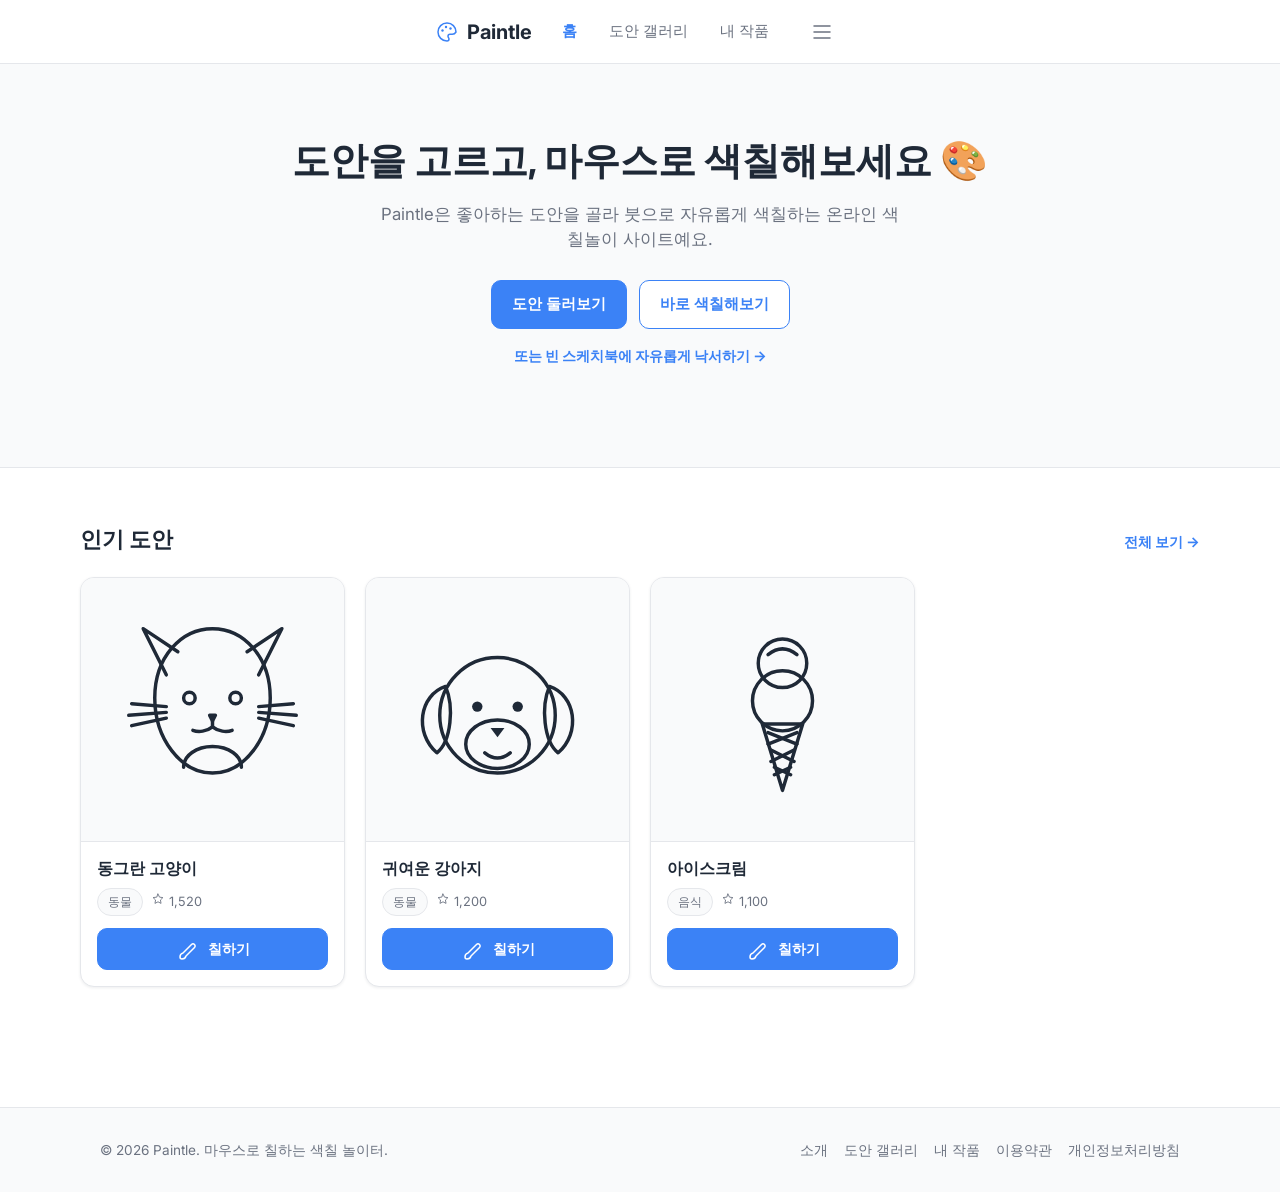
<file: index.html>
<!DOCTYPE html>
<html lang="ko">
<head>
  <meta charset="UTF-8" />
  <meta name="viewport" content="width=device-width, initial-scale=1.0" />
  <meta name="google-site-verification" content="qmsAWEXYjA2iz3s5tk9zF75GzL7wD2J2Z0dOrRKy5kA" />
  <meta name="naver-site-verification" content="eacd685e534d701352af0345aec9618b3a77371d" />
  <title>Paintle — 마우스로 칠하는 색칠 놀이터</title>
  <meta name="description" content="Paintle은 꽃, 고양이, 별 등 다양한 도안을 골라 마우스로 자유롭게 색칠하는 무료 온라인 색칠놀이 사이트입니다. 회원가입 없이 바로 시작해보세요." />
  <link rel="canonical" href="https://idyllic-biscuit-5e4c07.netlify.app/" />

  <meta property="og:type" content="website" />
  <meta property="og:site_name" content="Paintle" />
  <meta property="og:title" content="Paintle — 마우스로 칠하는 색칠 놀이터" />
  <meta property="og:description" content="도안을 고르고 마우스로 자유롭게 색칠해보세요. 회원가입 없이 무료로 바로 시작할 수 있어요." />
  <meta property="og:url" content="https://idyllic-biscuit-5e4c07.netlify.app/" />
  <meta name="twitter:card" content="summary" />
  <meta name="twitter:title" content="Paintle — 마우스로 칠하는 색칠 놀이터" />
  <meta name="twitter:description" content="도안을 고르고 마우스로 자유롭게 색칠해보세요. 회원가입 없이 무료로 바로 시작할 수 있어요." />

  <link rel="icon" href="data:image/svg+xml,<svg xmlns='http://www.w3.org/2000/svg' viewBox='0 0 100 100'><text y='.9em' font-size='90'>🎨</text></svg>" />
  <link rel="stylesheet" href="css/tokens.css" />
  <link rel="stylesheet" href="css/global.css" />
  <script type="application/ld+json">
  {
    "@context": "https://schema.org",
    "@type": "WebSite",
    "name": "Paintle",
    "url": "https://idyllic-biscuit-5e4c07.netlify.app/",
    "description": "마우스로 도안을 색칠하는 무료 온라인 색칠놀이 사이트"
  }
  </script>
  <script async src="https://pagead2.googlesyndication.com/pagead/js/adsbygoogle.js?client=ca-pub-1078073146923994" crossorigin="anonymous"></script>
</head>
<body data-page="home">
  <div id="app-header"></div>

  <main>
    <section class="hero">
      <div class="container">
        <h1>도안을 고르고, 마우스로 색칠해보세요 🎨</h1>
        <p>Paintle은 좋아하는 도안을 골라 붓으로 자유롭게 색칠하는 온라인 색칠놀이 사이트예요.</p>
        <div class="hero-actions">
          <a href="gallery.html" class="btn btn-primary">도안 둘러보기</a>
          <a href="color.html?id=cat" class="btn btn-outline">바로 색칠해보기</a>
        </div>
        <p style="margin-top:16px;font-size:0.9rem;">
          <a href="color.html?id=blank" style="color:var(--color-primary);font-weight:700;">또는 빈 스케치북에 자유롭게 낙서하기 →</a>
        </p>
      </div>
    </section>

    <section class="section container">
      <div class="section-head">
        <h2>인기 도안</h2>
        <a href="gallery.html" class="link-more">전체 보기 →</a>
      </div>
      <div class="template-grid" id="popularGrid"></div>
    </section>
  </main>

  <div id="app-footer"></div>

  <script src="js/icons.js"></script>
  <script src="js/data/templates.js"></script>
  <script src="js/templateCard.js"></script>
  <script src="js/header.js"></script>
  <script src="js/footer.js"></script>
  <script src="js/home.js"></script>
</body>
</html>
</file>
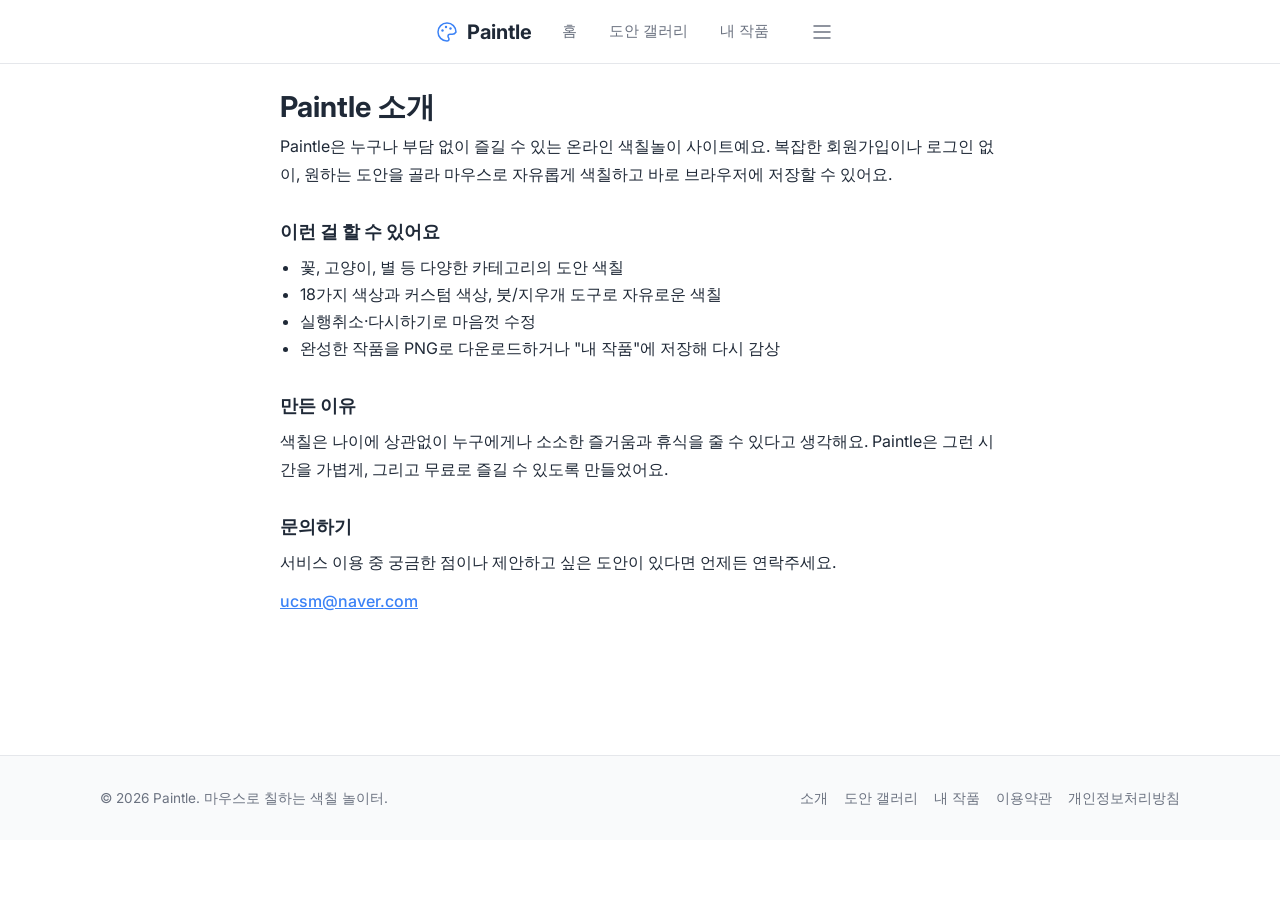
<file: about.html>
<!DOCTYPE html>
<html lang="ko">
<head>
  <meta charset="UTF-8" />
  <meta name="viewport" content="width=device-width, initial-scale=1.0" />
  <title>소개 — Paintle</title>
  <meta name="description" content="Paintle은 누구나 회원가입 없이 도안을 골라 마우스로 색칠할 수 있는 무료 온라인 색칠놀이 사이트입니다." />
  <link rel="canonical" href="https://idyllic-biscuit-5e4c07.netlify.app/about.html" />

  <meta property="og:type" content="website" />
  <meta property="og:site_name" content="Paintle" />
  <meta property="og:title" content="소개 — Paintle" />
  <meta property="og:description" content="Paintle은 누구나 회원가입 없이 도안을 골라 마우스로 색칠할 수 있는 무료 온라인 색칠놀이 사이트입니다." />
  <meta property="og:url" content="https://idyllic-biscuit-5e4c07.netlify.app/about.html" />

  <link rel="icon" href="data:image/svg+xml,<svg xmlns='http://www.w3.org/2000/svg' viewBox='0 0 100 100'><text y='.9em' font-size='90'>🎨</text></svg>" />
  <link rel="stylesheet" href="css/tokens.css" />
  <link rel="stylesheet" href="css/global.css" />
  <script async src="https://pagead2.googlesyndication.com/pagead/js/adsbygoogle.js?client=ca-pub-1078073146923994" crossorigin="anonymous"></script>
</head>
<body data-page="about">
  <div id="app-header"></div>

  <main class="container section legal-page">
    <h1>Paintle 소개</h1>

    <p>Paintle은 누구나 부담 없이 즐길 수 있는 온라인 색칠놀이 사이트예요. 복잡한 회원가입이나 로그인 없이, 원하는 도안을 골라 마우스로 자유롭게 색칠하고 바로 브라우저에 저장할 수 있어요.</p>

    <h2>이런 걸 할 수 있어요</h2>
    <ul>
      <li>꽃, 고양이, 별 등 다양한 카테고리의 도안 색칠</li>
      <li>18가지 색상과 커스텀 색상, 붓/지우개 도구로 자유로운 색칠</li>
      <li>실행취소·다시하기로 마음껏 수정</li>
      <li>완성한 작품을 PNG로 다운로드하거나 "내 작품"에 저장해 다시 감상</li>
    </ul>

    <h2>만든 이유</h2>
    <p>색칠은 나이에 상관없이 누구에게나 소소한 즐거움과 휴식을 줄 수 있다고 생각해요. Paintle은 그런 시간을 가볍게, 그리고 무료로 즐길 수 있도록 만들었어요.</p>

    <h2>문의하기</h2>
    <p>서비스 이용 중 궁금한 점이나 제안하고 싶은 도안이 있다면 언제든 연락주세요.</p>
    <p><a href="mailto:ucsm@naver.com">ucsm@naver.com</a></p>
  </main>

  <div id="app-footer"></div>

  <script src="js/icons.js"></script>
  <script src="js/header.js"></script>
  <script src="js/footer.js"></script>
</body>
</html>
</file>
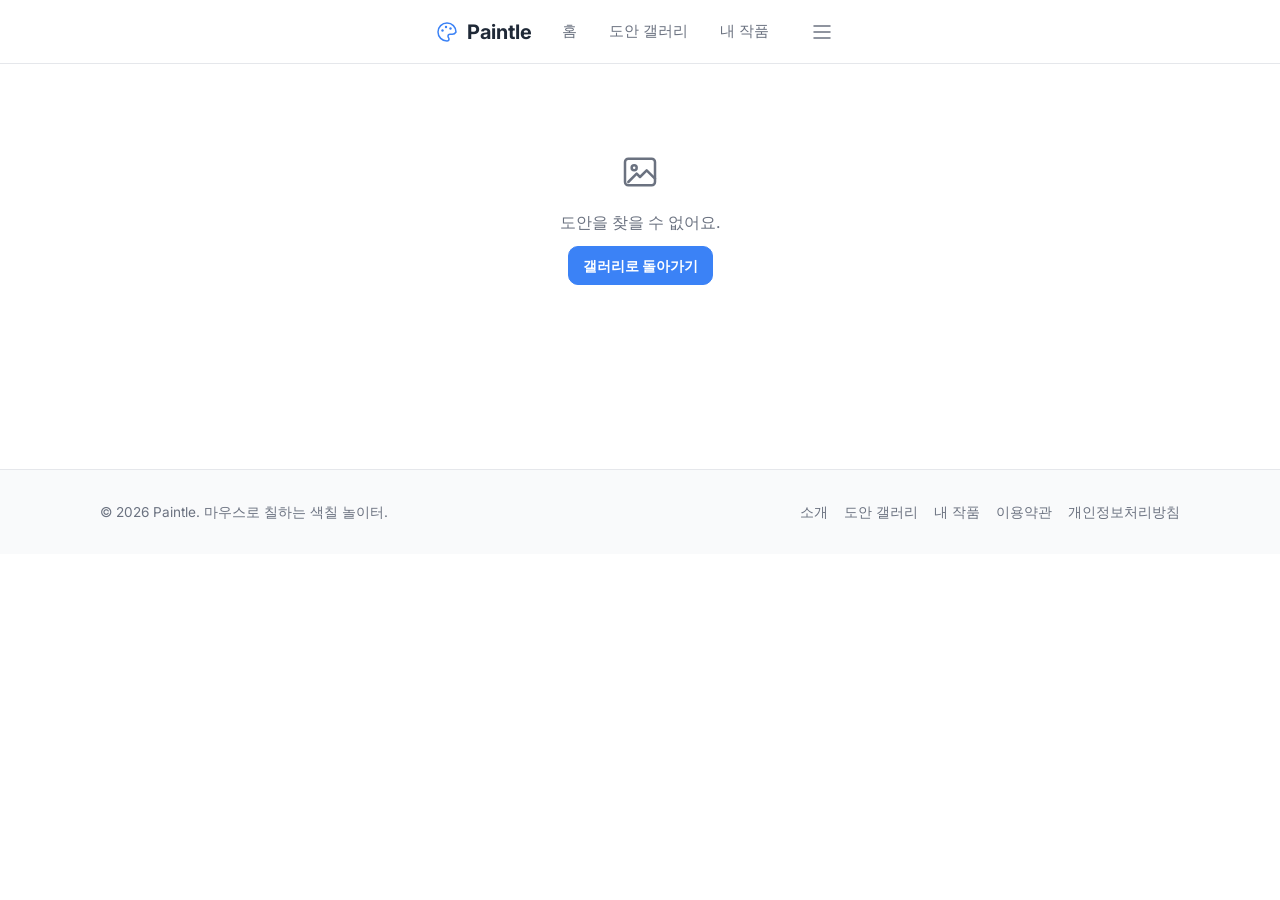
<file: color.html>
<!DOCTYPE html>
<html lang="ko">
<head>
  <meta charset="UTF-8" />
  <meta name="viewport" content="width=device-width, initial-scale=1.0" />
  <title>색칠하기 — Paintle</title>
  <meta name="description" id="metaDescription" content="마우스로 도안을 자유롭게 색칠해보세요. 붓 굵기와 색상을 골라 그림을 완성하고 내 작품으로 저장할 수 있어요." />
  <link rel="canonical" id="canonicalLink" href="https://idyllic-biscuit-5e4c07.netlify.app/color.html" />

  <meta property="og:type" content="website" />
  <meta property="og:site_name" content="Paintle" />
  <meta property="og:title" id="ogTitle" content="색칠하기 — Paintle" />
  <meta property="og:description" id="ogDescription" content="마우스로 도안을 자유롭게 색칠해보세요." />
  <meta property="og:url" id="ogUrl" content="https://idyllic-biscuit-5e4c07.netlify.app/color.html" />
  <meta name="twitter:card" content="summary" />
  <meta name="twitter:title" id="twitterTitle" content="색칠하기 — Paintle" />
  <meta name="twitter:description" id="twitterDescription" content="마우스로 도안을 자유롭게 색칠해보세요." />

  <link rel="icon" href="data:image/svg+xml,<svg xmlns='http://www.w3.org/2000/svg' viewBox='0 0 100 100'><text y='.9em' font-size='90'>🎨</text></svg>" />
  <link rel="stylesheet" href="css/tokens.css" />
  <link rel="stylesheet" href="css/global.css" />
  <script async src="https://pagead2.googlesyndication.com/pagead/js/adsbygoogle.js?client=ca-pub-1078073146923994" crossorigin="anonymous"></script>
</head>
<body data-page="color">
  <div id="app-header"></div>

  <main class="container section" id="colorMain" style="padding-top:24px;"></main>

  <div id="app-footer"></div>

  <script src="js/icons.js"></script>
  <script src="js/data/templates.js"></script>
  <script src="js/header.js"></script>
  <script src="js/footer.js"></script>
  <script src="js/coloring.js"></script>
</body>
</html>
</file>
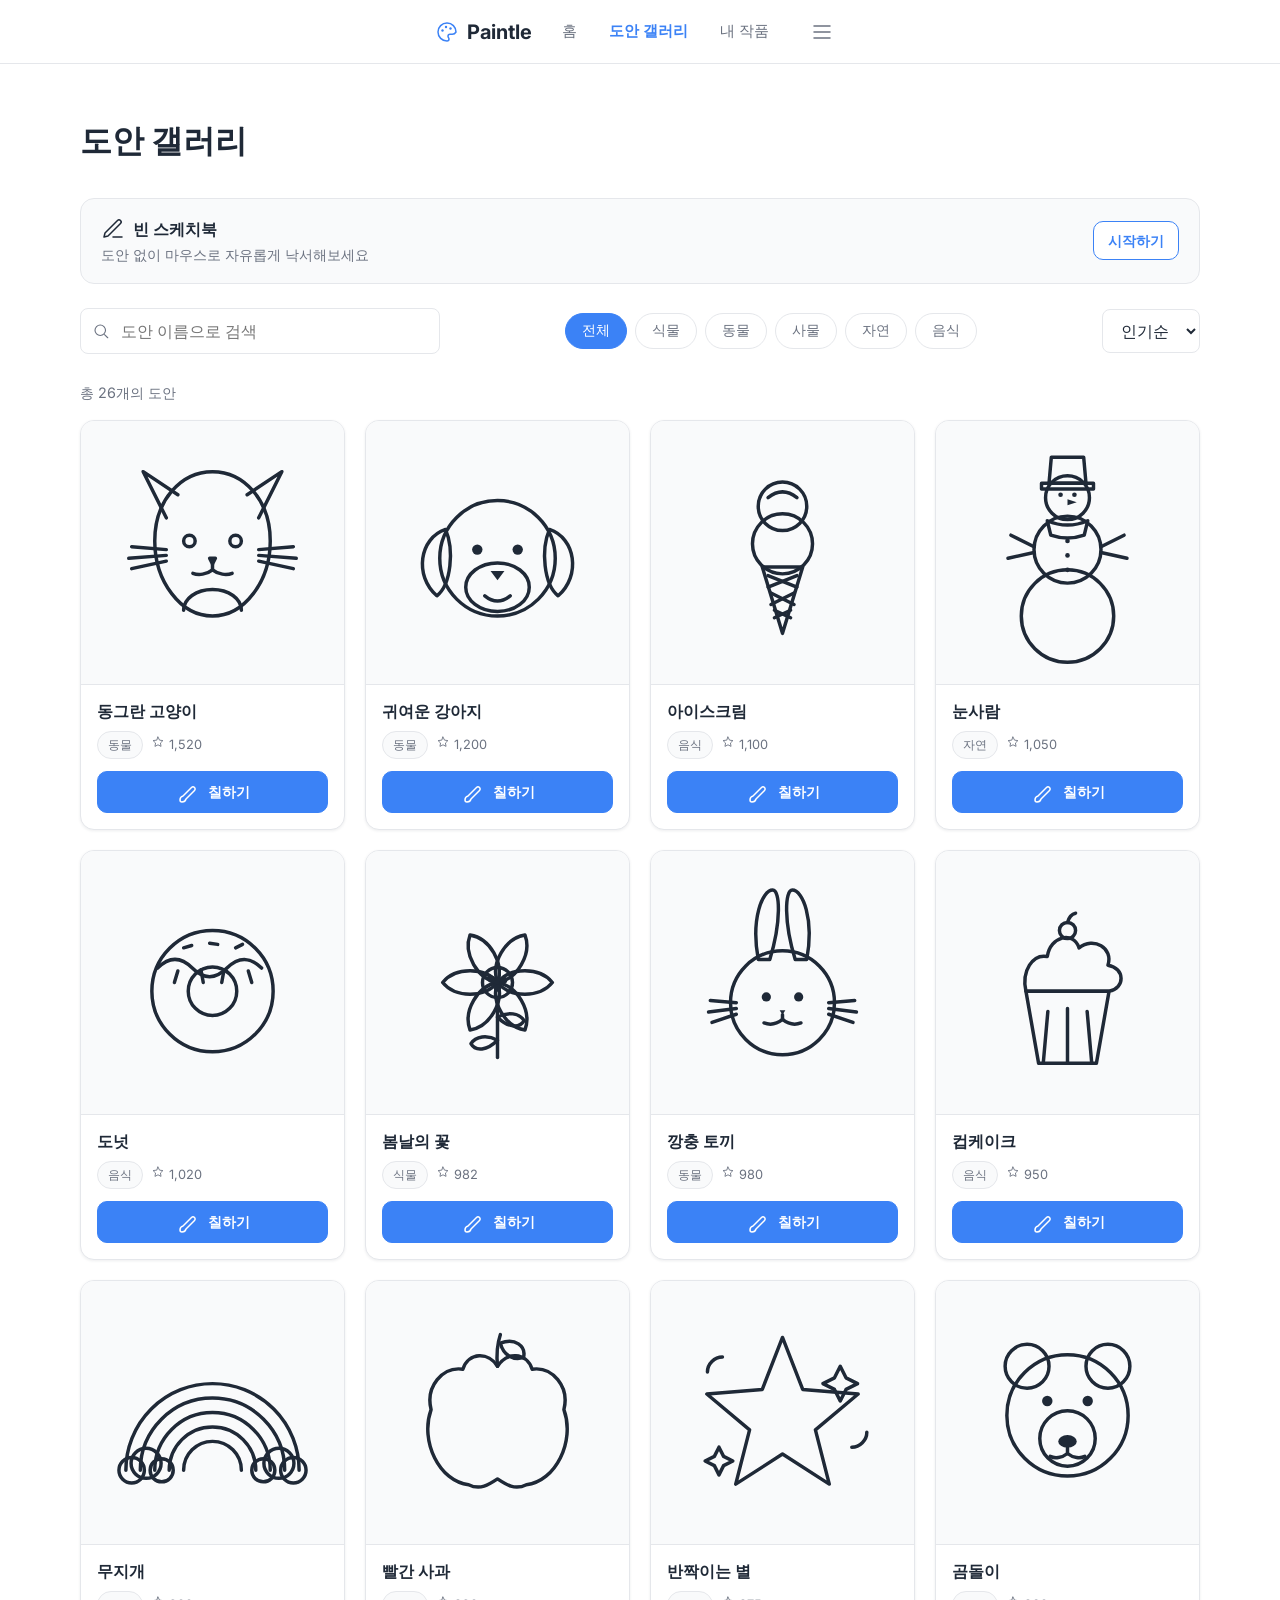
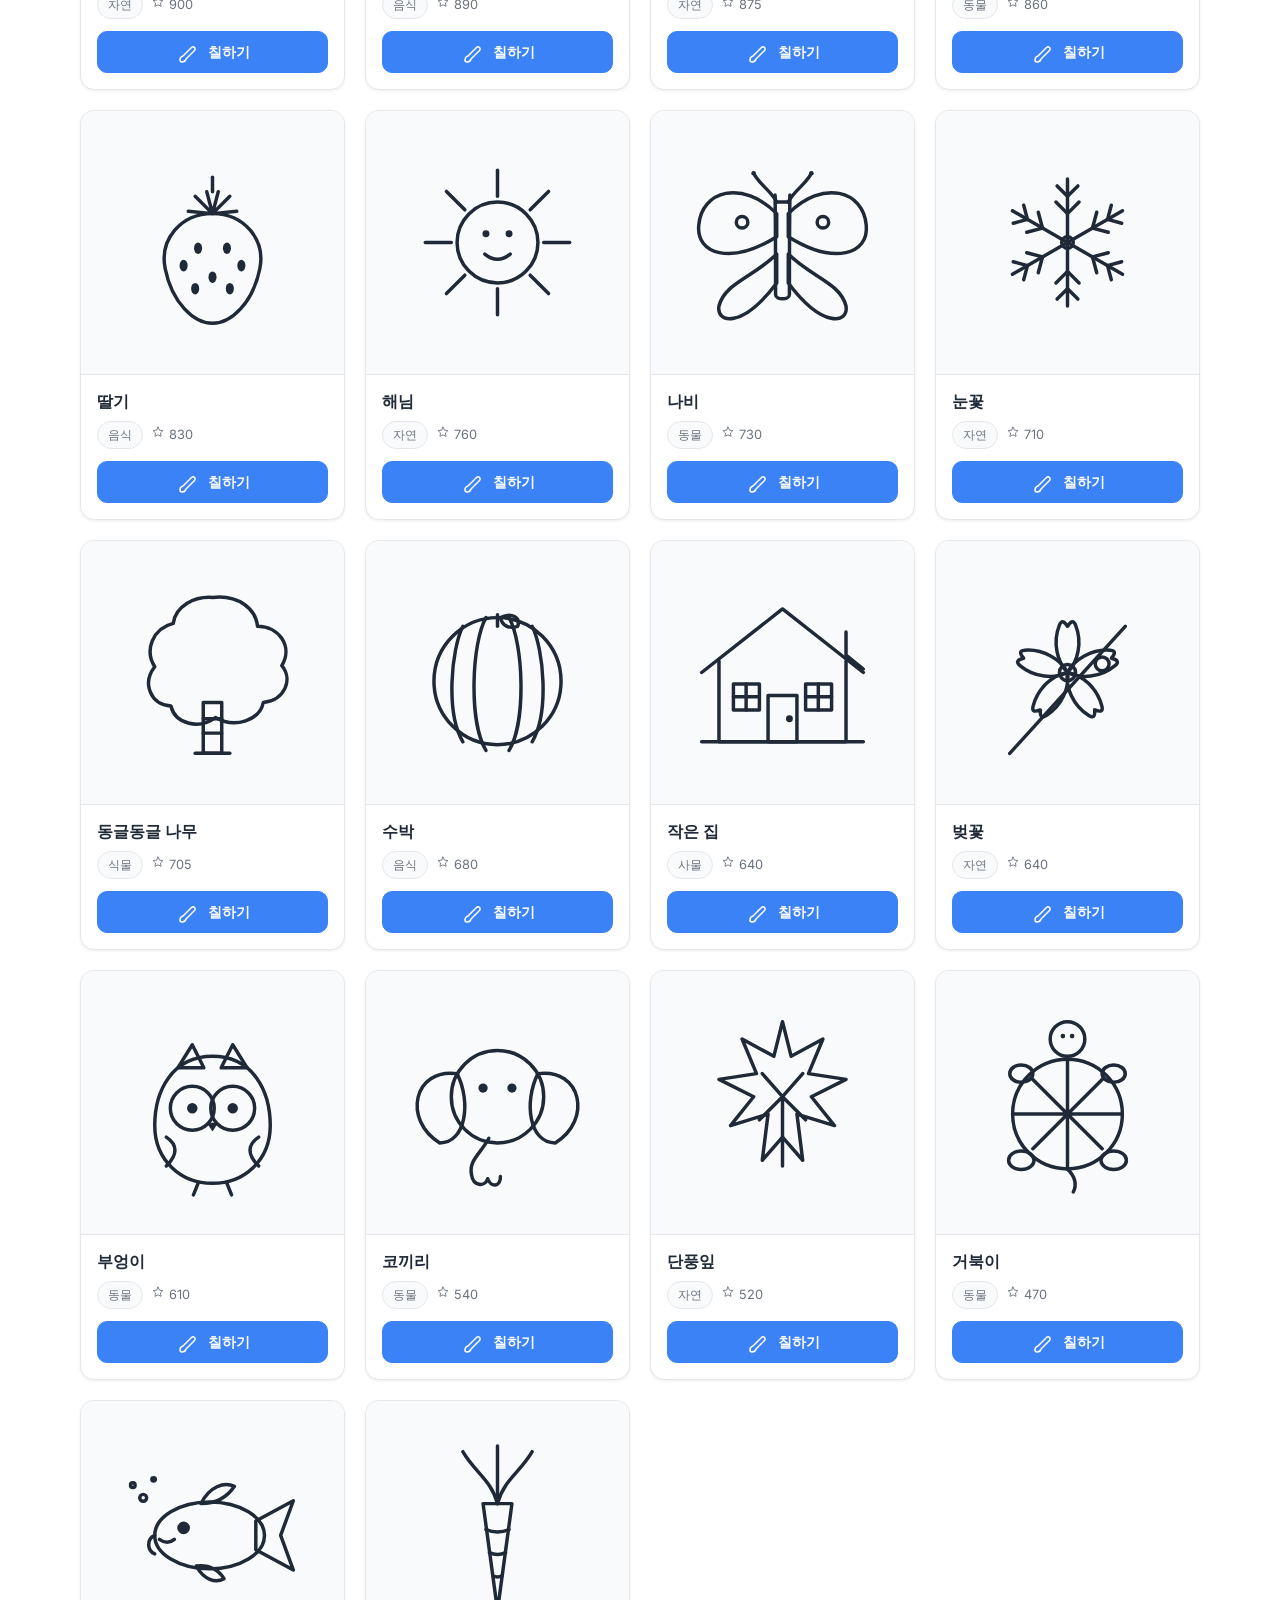
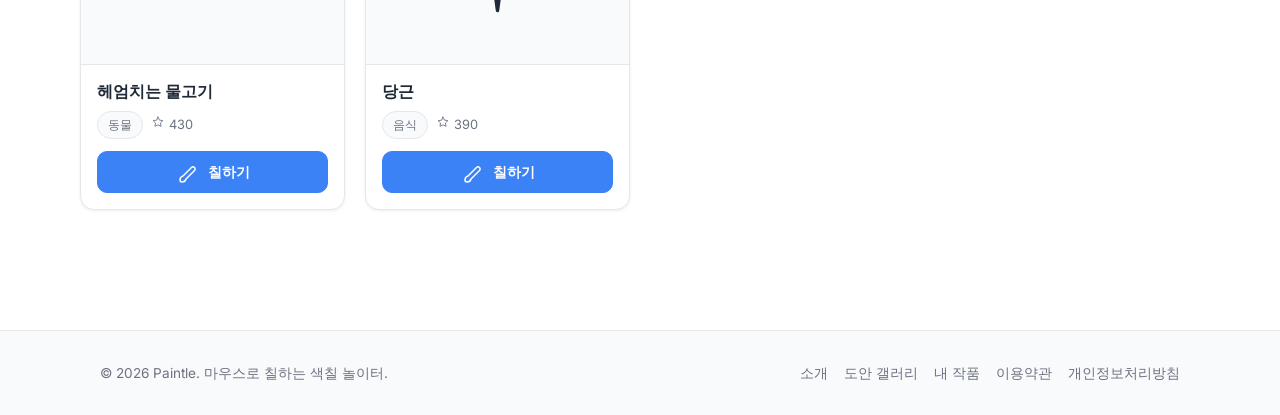
<file: gallery.html>
<!DOCTYPE html>
<html lang="ko">
<head>
  <meta charset="UTF-8" />
  <meta name="viewport" content="width=device-width, initial-scale=1.0" />
  <title>도안 갤러리 — Paintle</title>
  <meta name="description" content="꽃, 고양이, 물고기, 별 등 다양한 색칠 도안을 카테고리별로 검색하고 골라보세요. Paintle 도안 갤러리." />
  <link rel="canonical" href="https://idyllic-biscuit-5e4c07.netlify.app/gallery.html" />

  <meta property="og:type" content="website" />
  <meta property="og:site_name" content="Paintle" />
  <meta property="og:title" content="도안 갤러리 — Paintle" />
  <meta property="og:description" content="꽃, 고양이, 물고기, 별 등 다양한 색칠 도안을 검색하고 골라보세요." />
  <meta property="og:url" content="https://idyllic-biscuit-5e4c07.netlify.app/gallery.html" />
  <meta name="twitter:card" content="summary" />
  <meta name="twitter:title" content="도안 갤러리 — Paintle" />
  <meta name="twitter:description" content="꽃, 고양이, 물고기, 별 등 다양한 색칠 도안을 검색하고 골라보세요." />

  <link rel="icon" href="data:image/svg+xml,<svg xmlns='http://www.w3.org/2000/svg' viewBox='0 0 100 100'><text y='.9em' font-size='90'>🎨</text></svg>" />
  <link rel="stylesheet" href="css/tokens.css" />
  <link rel="stylesheet" href="css/global.css" />
  <script async src="https://pagead2.googlesyndication.com/pagead/js/adsbygoogle.js?client=ca-pub-1078073146923994" crossorigin="anonymous"></script>
</head>
<body data-page="gallery">
  <div id="app-header"></div>

  <main class="container section" id="galleryMain"></main>

  <div id="app-footer"></div>

  <script src="js/icons.js"></script>
  <script src="js/data/templates.js"></script>
  <script src="js/templateCard.js"></script>
  <script src="js/header.js"></script>
  <script src="js/footer.js"></script>
  <script src="js/gallery.js"></script>
</body>
</html>
</file>
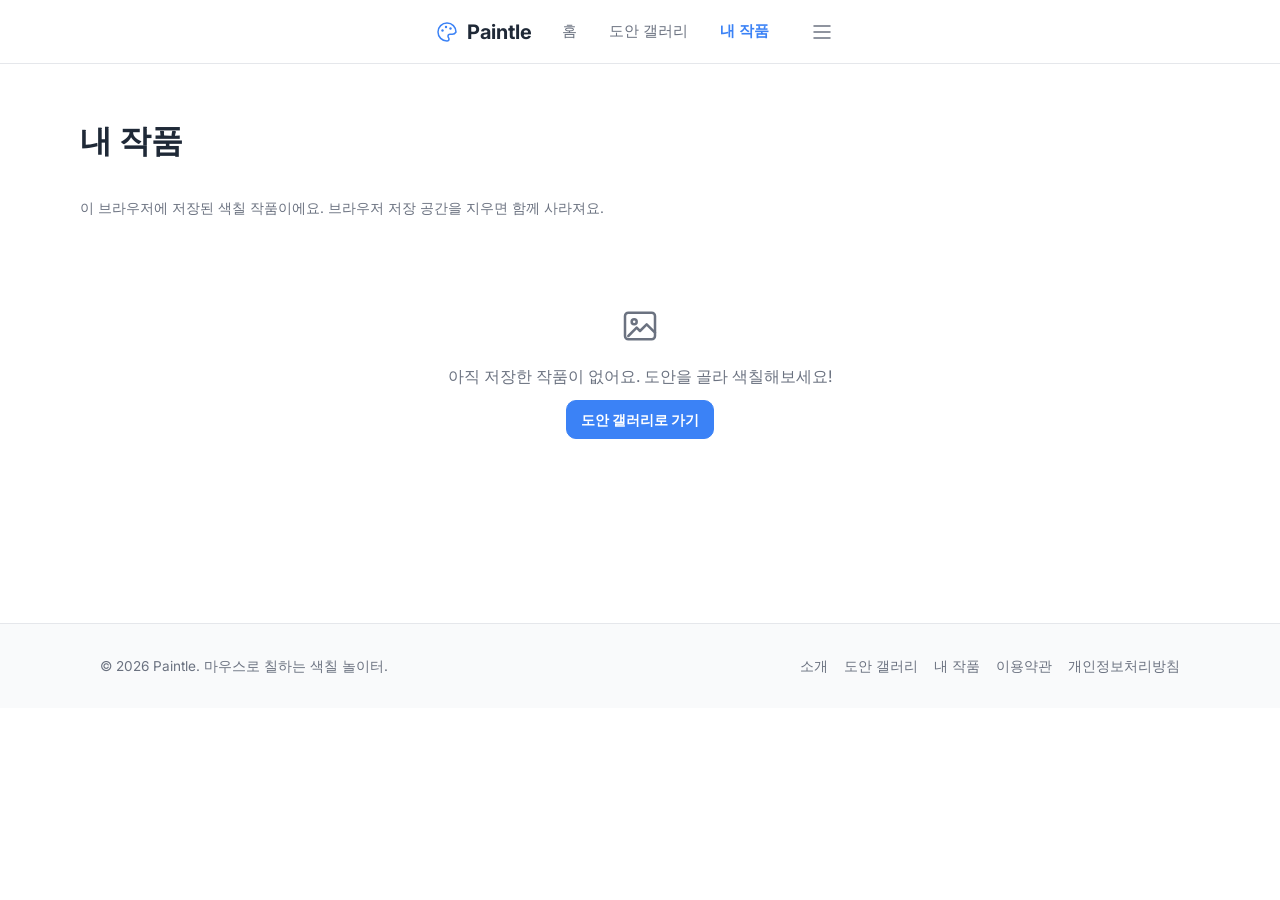
<file: myworks.html>
<!DOCTYPE html>
<html lang="ko">
<head>
  <meta charset="UTF-8" />
  <meta name="viewport" content="width=device-width, initial-scale=1.0" />
  <title>내 작품 — Paintle</title>
  <meta name="robots" content="noindex, follow" />
  <link rel="icon" href="data:image/svg+xml,<svg xmlns='http://www.w3.org/2000/svg' viewBox='0 0 100 100'><text y='.9em' font-size='90'>🎨</text></svg>" />
  <link rel="stylesheet" href="css/tokens.css" />
  <link rel="stylesheet" href="css/global.css" />
  <script async src="https://pagead2.googlesyndication.com/pagead/js/adsbygoogle.js?client=ca-pub-1078073146923994" crossorigin="anonymous"></script>
</head>
<body data-page="myworks">
  <div id="app-header"></div>

  <main class="container section" id="myworksMain"></main>

  <div id="app-footer"></div>

  <script src="js/icons.js"></script>
  <script src="js/header.js"></script>
  <script src="js/footer.js"></script>
  <script src="js/myworks.js"></script>
</body>
</html>
</file>
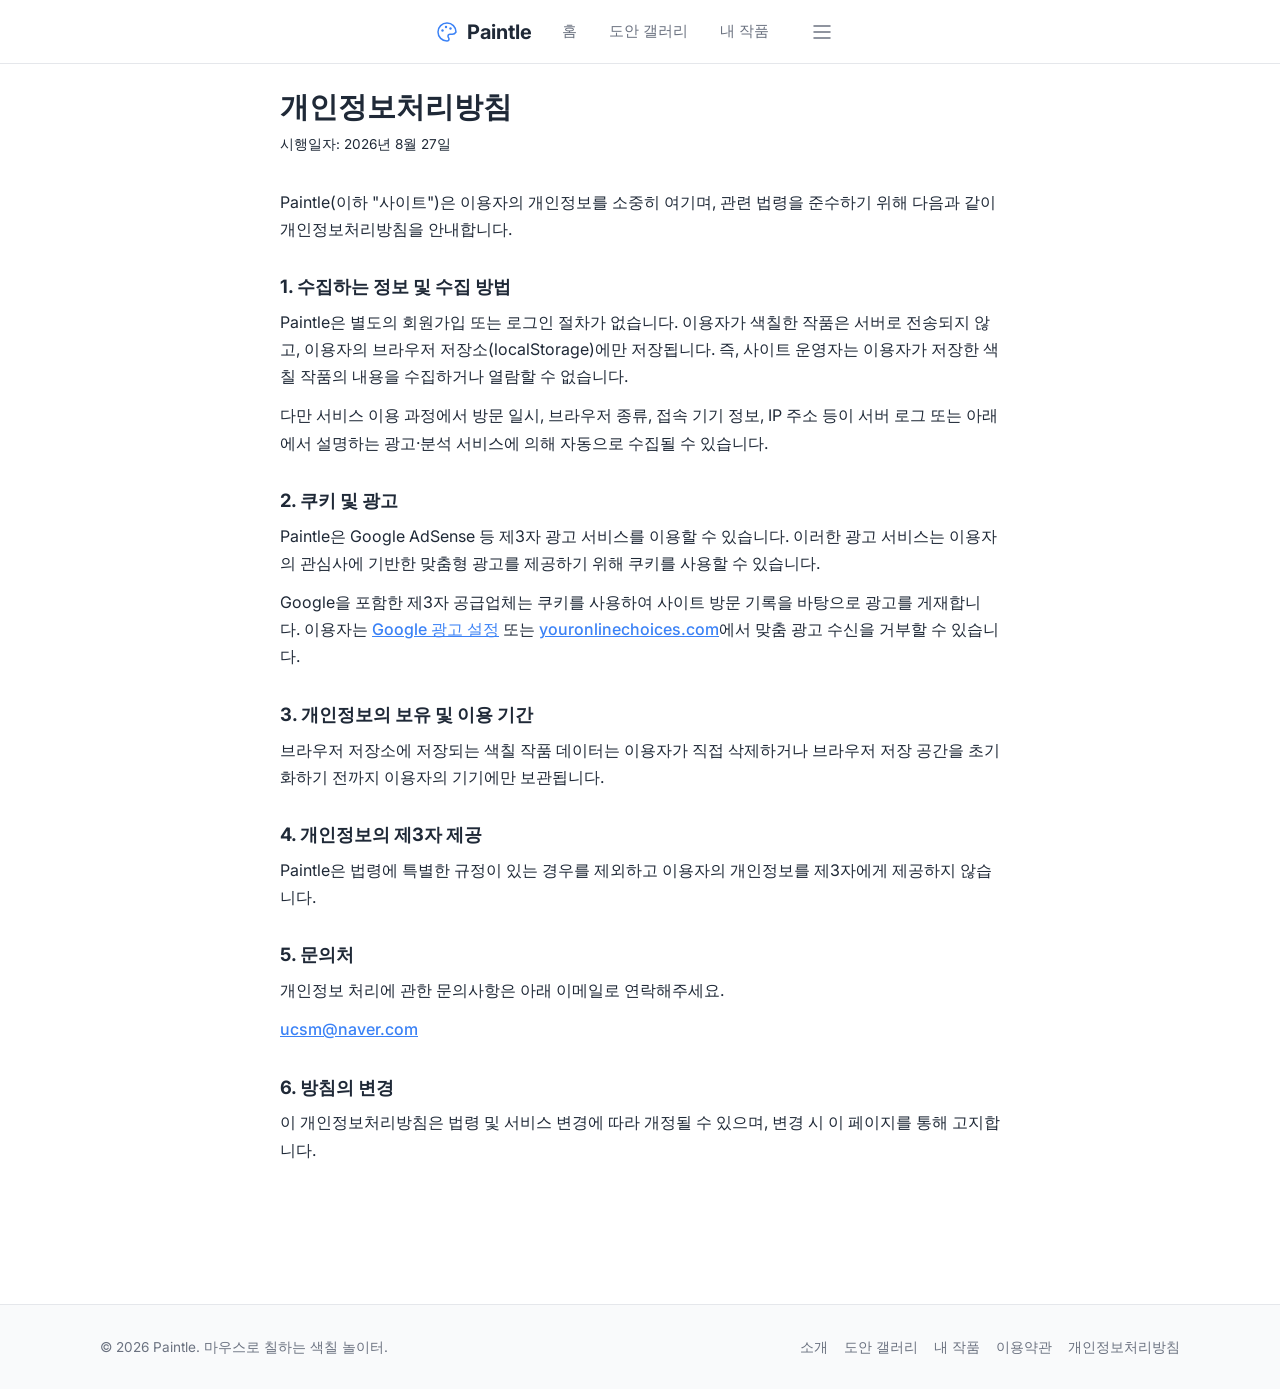
<file: privacy.html>
<!DOCTYPE html>
<html lang="ko">
<head>
  <meta charset="UTF-8" />
  <meta name="viewport" content="width=device-width, initial-scale=1.0" />
  <title>개인정보처리방침 — Paintle</title>
  <meta name="description" content="Paintle의 개인정보처리방침. 수집하는 정보, 쿠키·광고 사용, 문의처를 안내합니다." />
  <link rel="canonical" href="https://idyllic-biscuit-5e4c07.netlify.app/privacy.html" />
  <link rel="icon" href="data:image/svg+xml,<svg xmlns='http://www.w3.org/2000/svg' viewBox='0 0 100 100'><text y='.9em' font-size='90'>🎨</text></svg>" />
  <link rel="stylesheet" href="css/tokens.css" />
  <link rel="stylesheet" href="css/global.css" />
  <script async src="https://pagead2.googlesyndication.com/pagead/js/adsbygoogle.js?client=ca-pub-1078073146923994" crossorigin="anonymous"></script>
</head>
<body data-page="privacy">
  <div id="app-header"></div>

  <main class="container section legal-page">
    <h1>개인정보처리방침</h1>
    <p class="legal-updated">시행일자: 2026년 8월 27일</p>

    <p>Paintle(이하 "사이트")은 이용자의 개인정보를 소중히 여기며, 관련 법령을 준수하기 위해 다음과 같이 개인정보처리방침을 안내합니다.</p>

    <h2>1. 수집하는 정보 및 수집 방법</h2>
    <p>Paintle은 별도의 회원가입 또는 로그인 절차가 없습니다. 이용자가 색칠한 작품은 서버로 전송되지 않고, 이용자의 브라우저 저장소(localStorage)에만 저장됩니다. 즉, 사이트 운영자는 이용자가 저장한 색칠 작품의 내용을 수집하거나 열람할 수 없습니다.</p>
    <p>다만 서비스 이용 과정에서 방문 일시, 브라우저 종류, 접속 기기 정보, IP 주소 등이 서버 로그 또는 아래에서 설명하는 광고·분석 서비스에 의해 자동으로 수집될 수 있습니다.</p>

    <h2>2. 쿠키 및 광고</h2>
    <p>Paintle은 Google AdSense 등 제3자 광고 서비스를 이용할 수 있습니다. 이러한 광고 서비스는 이용자의 관심사에 기반한 맞춤형 광고를 제공하기 위해 쿠키를 사용할 수 있습니다.</p>
    <p>Google을 포함한 제3자 공급업체는 쿠키를 사용하여 사이트 방문 기록을 바탕으로 광고를 게재합니다. 이용자는 <a href="https://adssettings.google.com/" target="_blank" rel="noopener">Google 광고 설정</a> 또는 <a href="https://www.youronlinechoices.com/" target="_blank" rel="noopener">youronlinechoices.com</a>에서 맞춤 광고 수신을 거부할 수 있습니다.</p>

    <h2>3. 개인정보의 보유 및 이용 기간</h2>
    <p>브라우저 저장소에 저장되는 색칠 작품 데이터는 이용자가 직접 삭제하거나 브라우저 저장 공간을 초기화하기 전까지 이용자의 기기에만 보관됩니다.</p>

    <h2>4. 개인정보의 제3자 제공</h2>
    <p>Paintle은 법령에 특별한 규정이 있는 경우를 제외하고 이용자의 개인정보를 제3자에게 제공하지 않습니다.</p>

    <h2>5. 문의처</h2>
    <p>개인정보 처리에 관한 문의사항은 아래 이메일로 연락해주세요.</p>
    <p><a href="mailto:ucsm@naver.com">ucsm@naver.com</a></p>

    <h2>6. 방침의 변경</h2>
    <p>이 개인정보처리방침은 법령 및 서비스 변경에 따라 개정될 수 있으며, 변경 시 이 페이지를 통해 고지합니다.</p>
  </main>

  <div id="app-footer"></div>

  <script src="js/icons.js"></script>
  <script src="js/header.js"></script>
  <script src="js/footer.js"></script>
</body>
</html>
</file>
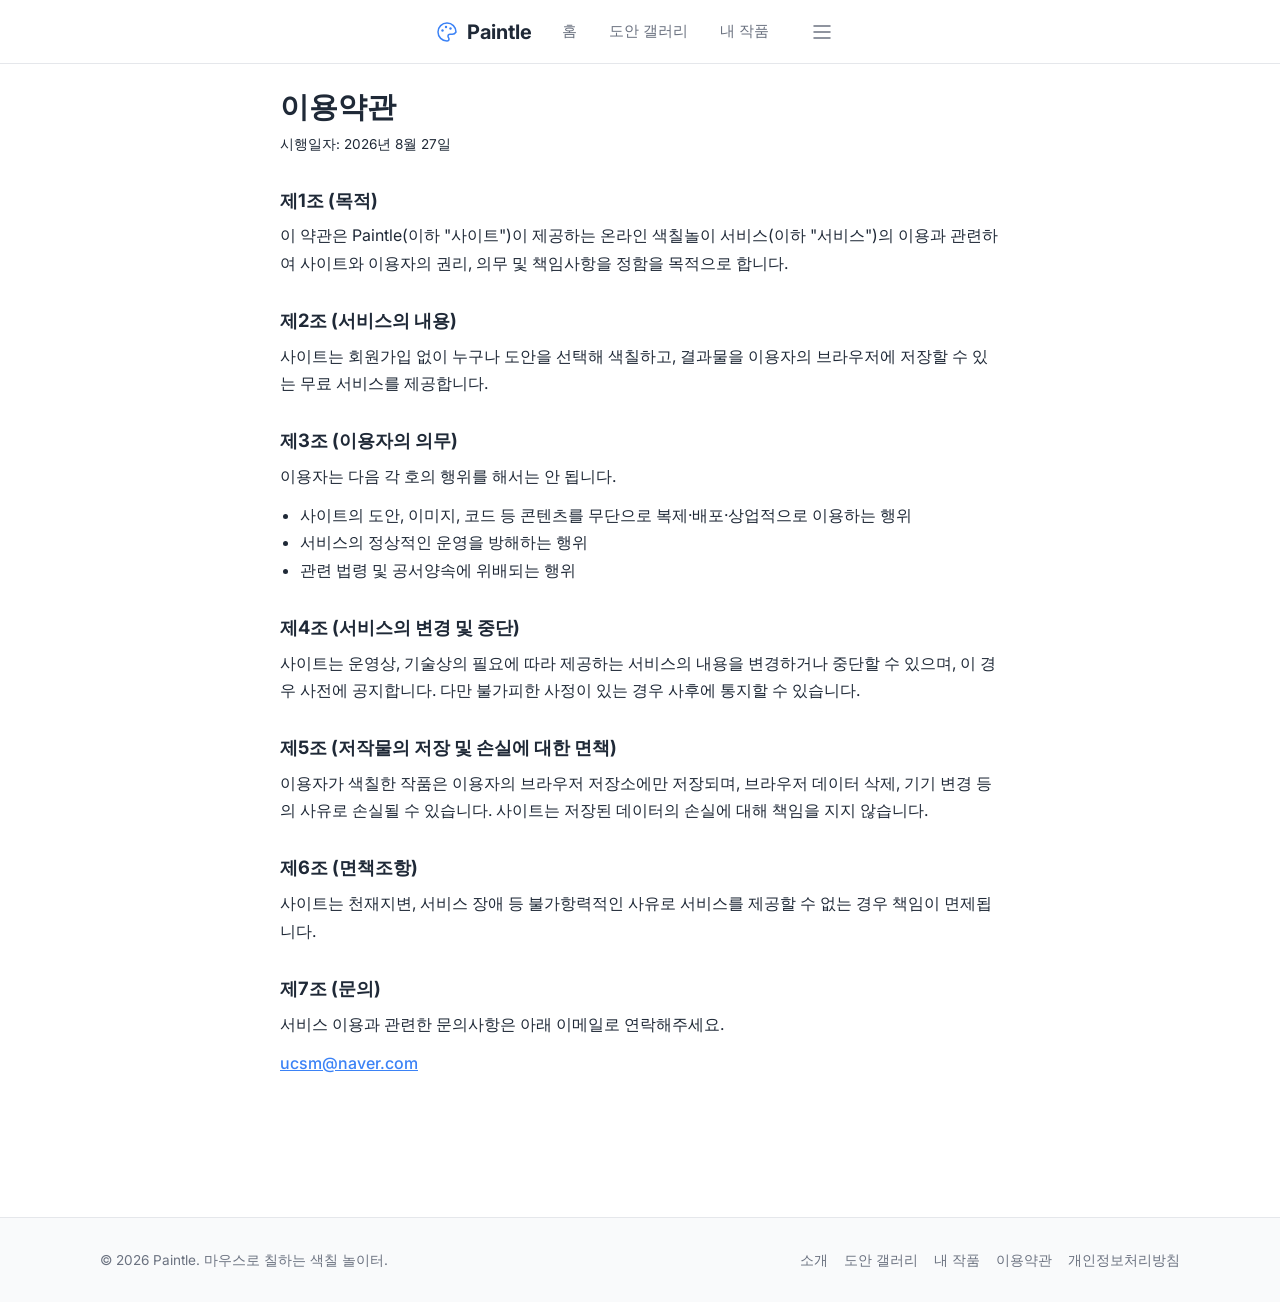
<file: terms.html>
<!DOCTYPE html>
<html lang="ko">
<head>
  <meta charset="UTF-8" />
  <meta name="viewport" content="width=device-width, initial-scale=1.0" />
  <title>이용약관 — Paintle</title>
  <meta name="description" content="Paintle 서비스 이용약관. 이용자의 권리와 의무, 서비스 운영 방침을 안내합니다." />
  <link rel="canonical" href="https://idyllic-biscuit-5e4c07.netlify.app/terms.html" />
  <link rel="icon" href="data:image/svg+xml,<svg xmlns='http://www.w3.org/2000/svg' viewBox='0 0 100 100'><text y='.9em' font-size='90'>🎨</text></svg>" />
  <link rel="stylesheet" href="css/tokens.css" />
  <link rel="stylesheet" href="css/global.css" />
  <script async src="https://pagead2.googlesyndication.com/pagead/js/adsbygoogle.js?client=ca-pub-1078073146923994" crossorigin="anonymous"></script>
</head>
<body data-page="terms">
  <div id="app-header"></div>

  <main class="container section legal-page">
    <h1>이용약관</h1>
    <p class="legal-updated">시행일자: 2026년 8월 27일</p>

    <h2>제1조 (목적)</h2>
    <p>이 약관은 Paintle(이하 "사이트")이 제공하는 온라인 색칠놀이 서비스(이하 "서비스")의 이용과 관련하여 사이트와 이용자의 권리, 의무 및 책임사항을 정함을 목적으로 합니다.</p>

    <h2>제2조 (서비스의 내용)</h2>
    <p>사이트는 회원가입 없이 누구나 도안을 선택해 색칠하고, 결과물을 이용자의 브라우저에 저장할 수 있는 무료 서비스를 제공합니다.</p>

    <h2>제3조 (이용자의 의무)</h2>
    <p>이용자는 다음 각 호의 행위를 해서는 안 됩니다.</p>
    <ul>
      <li>사이트의 도안, 이미지, 코드 등 콘텐츠를 무단으로 복제·배포·상업적으로 이용하는 행위</li>
      <li>서비스의 정상적인 운영을 방해하는 행위</li>
      <li>관련 법령 및 공서양속에 위배되는 행위</li>
    </ul>

    <h2>제4조 (서비스의 변경 및 중단)</h2>
    <p>사이트는 운영상, 기술상의 필요에 따라 제공하는 서비스의 내용을 변경하거나 중단할 수 있으며, 이 경우 사전에 공지합니다. 다만 불가피한 사정이 있는 경우 사후에 통지할 수 있습니다.</p>

    <h2>제5조 (저작물의 저장 및 손실에 대한 면책)</h2>
    <p>이용자가 색칠한 작품은 이용자의 브라우저 저장소에만 저장되며, 브라우저 데이터 삭제, 기기 변경 등의 사유로 손실될 수 있습니다. 사이트는 저장된 데이터의 손실에 대해 책임을 지지 않습니다.</p>

    <h2>제6조 (면책조항)</h2>
    <p>사이트는 천재지변, 서비스 장애 등 불가항력적인 사유로 서비스를 제공할 수 없는 경우 책임이 면제됩니다.</p>

    <h2>제7조 (문의)</h2>
    <p>서비스 이용과 관련한 문의사항은 아래 이메일로 연락해주세요.</p>
    <p><a href="mailto:ucsm@naver.com">ucsm@naver.com</a></p>
  </main>

  <div id="app-footer"></div>

  <script src="js/icons.js"></script>
  <script src="js/header.js"></script>
  <script src="js/footer.js"></script>
</body>
</html>
</file>
<file: css/tokens.css>
:root {
  --color-primary: #3B82F6;
  --color-primary-hover: #2563EB;
  --color-text: #1F2937;
  --color-sub: #6B7280;
  --color-bg: #FFFFFF;
  --color-surface: #F9FAFB;
  --color-border: #E5E7EB;
  --color-danger: #EF4444;

  --radius-button: 10px;
  --radius-card: 14px;
  --radius-sm: 8px;

  --font-family: 'Inter', -apple-system, BlinkMacSystemFont, 'Segoe UI', sans-serif;

  --shadow-card: 0 1px 3px rgba(31, 41, 55, 0.08);
  --shadow-card-hover: 0 8px 20px rgba(31, 41, 55, 0.12);

  --header-height: 64px;
}
</file>
<file: css/global.css>
@import url('https://fonts.googleapis.com/css2?family=Inter:wght@400;500;700&display=swap');

* {
  box-sizing: border-box;
}

html, body {
  margin: 0;
  padding: 0;
}

body {
  font-family: var(--font-family);
  color: var(--color-text);
  background: var(--color-bg);
  font-weight: 400;
  line-height: 1.5;
  -webkit-font-smoothing: antialiased;
}

h1, h2, h3, h4 {
  font-weight: 700;
  line-height: 1.3;
  margin: 0 0 12px;
}

p {
  margin: 0 0 12px;
  color: var(--color-sub);
}

a {
  color: inherit;
  text-decoration: none;
}

img {
  max-width: 100%;
  display: block;
}

button, input, select {
  font-family: inherit;
  font-size: 1rem;
}

.icon {
  width: 24px;
  height: 24px;
  stroke: currentColor;
  stroke-width: 1.5;
  fill: none;
  stroke-linecap: round;
  stroke-linejoin: round;
  flex-shrink: 0;
}

.container {
  max-width: 1120px;
  margin: 0 auto;
  padding: 0 20px;
}

/* ---------- Header ---------- */
.site-header {
  position: sticky;
  top: 0;
  z-index: 100;
  height: var(--header-height);
  display: flex;
  align-items: center;
  background: var(--color-bg);
  border-bottom: 1px solid var(--color-border);
}

.site-header .container {
  display: flex;
  align-items: center;
  justify-content: space-between;
  gap: 16px;
}

.brand {
  display: flex;
  align-items: center;
  gap: 8px;
  font-weight: 700;
  font-size: 1.25rem;
  color: var(--color-text);
}

.brand .icon {
  color: var(--color-primary);
}

.main-nav {
  display: flex;
  align-items: center;
  gap: 4px;
}

.main-nav a {
  padding: 8px 14px;
  border-radius: var(--radius-sm);
  color: var(--color-sub);
  font-weight: 500;
  font-size: 0.95rem;
}

.main-nav a:hover {
  background: var(--color-surface);
  color: var(--color-text);
}

.main-nav a.active {
  color: var(--color-primary);
  font-weight: 700;
}

.header-actions {
  display: flex;
  align-items: center;
  gap: 8px;
}

.nav-toggle {
  display: none;
  background: none;
  border: none;
  cursor: pointer;
  color: var(--color-text);
  padding: 6px;
}

/* ---------- Buttons ---------- */
.btn {
  display: inline-flex;
  align-items: center;
  justify-content: center;
  gap: 8px;
  border-radius: var(--radius-button);
  padding: 12px 20px;
  font-weight: 700;
  font-size: 0.95rem;
  border: 1px solid transparent;
  cursor: pointer;
  transition: background 0.15s ease, transform 0.05s ease, border-color 0.15s ease;
  white-space: nowrap;
}

.btn:active {
  transform: translateY(1px);
}

.btn-primary {
  background: var(--color-primary);
  border-color: var(--color-primary);
  color: #fff;
}

.btn-primary:hover {
  background: var(--color-primary-hover);
  border-color: var(--color-primary-hover);
}

.btn-outline {
  background: var(--color-bg);
  border-color: var(--color-primary);
  color: var(--color-primary);
}

.btn-outline:hover {
  background: var(--color-surface);
}

.btn-ghost {
  background: transparent;
  border-color: transparent;
  color: var(--color-sub);
}

.btn-ghost:hover {
  background: var(--color-surface);
  color: var(--color-text);
}

.btn-sm {
  padding: 8px 14px;
  font-size: 0.875rem;
}

.btn-icon {
  padding: 10px;
}

.btn:disabled {
  opacity: 0.5;
  cursor: not-allowed;
}

/* ---------- Cards ---------- */
.card {
  background: var(--color-bg);
  border: 1px solid var(--color-border);
  border-radius: var(--radius-card);
  overflow: hidden;
  box-shadow: var(--shadow-card);
  transition: box-shadow 0.2s ease, transform 0.2s ease;
}

.card:hover {
  box-shadow: var(--shadow-card-hover);
  transform: translateY(-2px);
}

/* ---------- Forms ---------- */
.field {
  margin-bottom: 16px;
}

.field label {
  display: block;
  font-weight: 500;
  font-size: 0.9rem;
  margin-bottom: 6px;
  color: var(--color-text);
}

.input {
  width: 100%;
  padding: 12px 14px;
  border-radius: var(--radius-sm);
  border: 1px solid var(--color-border);
  background: var(--color-bg);
  color: var(--color-text);
}

.input:focus {
  outline: none;
  border-color: var(--color-primary);
  box-shadow: 0 0 0 3px rgba(59, 130, 246, 0.15);
}

.input-with-icon {
  position: relative;
}

.input-with-icon .icon {
  position: absolute;
  left: 12px;
  top: 50%;
  transform: translateY(-50%);
  color: var(--color-sub);
  width: 18px;
  height: 18px;
}

.input-with-icon .input {
  padding-left: 40px;
}

/* ---------- Badge ---------- */
.badge {
  display: inline-flex;
  align-items: center;
  padding: 4px 10px;
  border-radius: 999px;
  background: var(--color-surface);
  border: 1px solid var(--color-border);
  color: var(--color-sub);
  font-size: 0.75rem;
  font-weight: 500;
}

/* ---------- Footer ---------- */
.site-footer {
  border-top: 1px solid var(--color-border);
  background: var(--color-surface);
  margin-top: 64px;
  padding: 32px 0;
}

.site-footer .container {
  display: flex;
  align-items: center;
  justify-content: space-between;
  flex-wrap: wrap;
  gap: 12px;
}

.site-footer p {
  margin: 0;
  font-size: 0.85rem;
}

.footer-links {
  display: flex;
  gap: 16px;
}

.footer-links a {
  color: var(--color-sub);
  font-size: 0.85rem;
}

.footer-links a:hover {
  color: var(--color-text);
}

/* ---------- Empty state ---------- */
.empty-state {
  text-align: center;
  padding: 64px 20px;
  color: var(--color-sub);
}

.empty-state .icon {
  width: 40px;
  height: 40px;
  margin: 0 auto 12px;
  color: var(--color-sub);
}

/* ---------- Hero ---------- */
.hero {
  background: var(--color-surface);
  border-bottom: 1px solid var(--color-border);
  padding: 72px 0;
  text-align: center;
}

.hero h1 {
  font-size: 2.4rem;
  margin-bottom: 16px;
}

.hero p {
  font-size: 1.05rem;
  max-width: 520px;
  margin: 0 auto 28px;
}

.hero-actions {
  display: flex;
  gap: 12px;
  justify-content: center;
  flex-wrap: wrap;
}

/* ---------- Sections ---------- */
.section {
  padding: 56px 0;
}

.section-head {
  display: flex;
  align-items: baseline;
  justify-content: space-between;
  margin-bottom: 24px;
  gap: 12px;
}

.section-head h2 {
  margin: 0;
  font-size: 1.4rem;
}

.section-head .link-more {
  font-weight: 700;
  color: var(--color-primary);
  font-size: 0.9rem;
  white-space: nowrap;
}

/* ---------- Template grid / card ---------- */
.template-grid {
  display: grid;
  grid-template-columns: repeat(auto-fill, minmax(210px, 1fr));
  gap: 20px;
}

.template-card {
  display: flex;
  flex-direction: column;
}

.template-thumb {
  aspect-ratio: 1 / 1;
  background: var(--color-surface);
  padding: 16px;
  border-bottom: 1px solid var(--color-border);
}

.template-thumb img {
  width: 100%;
  height: 100%;
  object-fit: contain;
}

.template-body {
  padding: 14px 16px 16px;
  display: flex;
  flex-direction: column;
  gap: 8px;
}

.template-title {
  font-weight: 700;
  font-size: 1rem;
}

.template-meta {
  display: flex;
  align-items: center;
  gap: 8px;
  font-size: 0.8rem;
  color: var(--color-sub);
}

.template-meta .icon {
  width: 14px;
  height: 14px;
}

.template-actions {
  margin-top: 4px;
}

.template-actions .btn {
  width: 100%;
}

/* ---------- Responsive ---------- */
@media (max-width: 768px) {
  .main-nav {
    position: fixed;
    top: var(--header-height);
    left: 0;
    right: 0;
    background: var(--color-bg);
    border-bottom: 1px solid var(--color-border);
    flex-direction: column;
    align-items: stretch;
    padding: 8px;
    display: none;
  }

  .main-nav.open {
    display: flex;
  }

  .main-nav a {
    padding: 12px 14px;
  }

  .nav-toggle {
    display: inline-flex;
  }

  .site-footer .container {
    flex-direction: column;
    text-align: center;
  }
}

/* ---------- Color page ---------- */
.color-page-head {
  display: flex;
  align-items: center;
  gap: 10px;
  margin-bottom: 20px;
}

.color-page-head h1 {
  margin: 0;
  font-size: 1.5rem;
}

.color-layout {
  display: grid;
  grid-template-columns: 260px 1fr;
  gap: 24px;
  align-items: start;
  padding-bottom: 56px;
}

.toolbar {
  background: var(--color-surface);
  border: 1px solid var(--color-border);
  border-radius: var(--radius-card);
  padding: 18px;
  display: flex;
  flex-direction: column;
  gap: 20px;
  position: sticky;
  top: calc(var(--header-height) + 16px);
}

.toolbar-section h3 {
  font-size: 0.85rem;
  color: var(--color-sub);
  margin: 0 0 10px;
  font-weight: 700;
  text-transform: uppercase;
  letter-spacing: 0.02em;
}

.swatch-grid {
  display: grid;
  grid-template-columns: repeat(6, 1fr);
  gap: 8px;
}

.swatch {
  width: 100%;
  aspect-ratio: 1 / 1;
  border-radius: 8px;
  border: 2px solid var(--color-border);
  cursor: pointer;
  padding: 0;
}

.swatch.active {
  border-color: var(--color-text);
  box-shadow: 0 0 0 2px var(--color-bg), 0 0 0 4px var(--color-text);
}

.custom-color-row {
  display: flex;
  align-items: center;
  gap: 10px;
  margin-top: 10px;
}

.custom-color-row input[type='color'] {
  width: 36px;
  height: 36px;
  border-radius: 8px;
  border: 1px solid var(--color-border);
  padding: 0;
  cursor: pointer;
  background: none;
}

.tool-toggle {
  display: flex;
  gap: 8px;
}

.tool-toggle .btn {
  flex: 1;
}

.tool-toggle .btn.active {
  background: var(--color-primary);
  border-color: var(--color-primary);
  color: #fff;
}

.brush-size-row {
  display: flex;
  align-items: center;
  gap: 12px;
}

.brush-size-row input[type='range'] {
  flex: 1;
}

.brush-preview {
  width: 32px;
  height: 32px;
  border-radius: 50%;
  border: 1px solid var(--color-border);
  background: var(--color-surface);
  display: flex;
  align-items: center;
  justify-content: center;
  flex-shrink: 0;
}

.brush-preview span {
  border-radius: 50%;
  background: var(--color-text);
  display: block;
}

.toolbar-actions {
  display: grid;
  grid-template-columns: 1fr 1fr;
  gap: 8px;
}

.toolbar-actions .btn {
  width: 100%;
}

.toolbar-actions .btn.full {
  grid-column: 1 / -1;
}

.canvas-stage {
  position: relative;
  width: 100%;
  max-width: 560px;
  aspect-ratio: 1 / 1;
  margin: 0 auto;
  background: #fff;
  border: 1px solid var(--color-border);
  border-radius: var(--radius-card);
  overflow: hidden;
  box-shadow: var(--shadow-card);
  touch-action: none;
}

.canvas-stage canvas,
.canvas-stage img {
  position: absolute;
  inset: 0;
  width: 100%;
  height: 100%;
  pointer-events: none;
}

.canvas-stage canvas {
  pointer-events: auto;
  cursor: crosshair;
}

.save-hint {
  margin-top: 12px;
  font-size: 0.85rem;
  color: var(--color-sub);
  text-align: center;
}

@media (max-width: 860px) {
  .color-layout {
    grid-template-columns: 1fr;
  }

  .toolbar {
    position: static;
    order: 2;
  }

  .canvas-stage {
    order: 1;
  }
}

/* ---------- Toast ---------- */
.toast {
  position: fixed;
  left: 50%;
  bottom: 32px;
  transform: translate(-50%, 12px);
  background: var(--color-text);
  color: #fff;
  padding: 12px 20px;
  border-radius: var(--radius-button);
  font-weight: 500;
  font-size: 0.9rem;
  opacity: 0;
  transition: opacity 0.2s ease, transform 0.2s ease;
  z-index: 1000;
  box-shadow: var(--shadow-card-hover);
}

.toast.show {
  opacity: 1;
  transform: translate(-50%, 0);
}

/* ---------- Gallery ---------- */
.gallery-controls {
  display: flex;
  flex-wrap: wrap;
  gap: 16px;
  align-items: center;
  justify-content: space-between;
  margin-bottom: 28px;
}

.search-box {
  flex: 1;
  min-width: 220px;
  max-width: 360px;
}

.filter-row {
  display: flex;
  gap: 8px;
  flex-wrap: wrap;
}

.chip {
  padding: 8px 16px;
  border-radius: 999px;
  border: 1px solid var(--color-border);
  background: var(--color-bg);
  color: var(--color-sub);
  font-weight: 500;
  font-size: 0.85rem;
  cursor: pointer;
}

.chip:hover {
  background: var(--color-surface);
}

.chip.active {
  background: var(--color-primary);
  border-color: var(--color-primary);
  color: #fff;
}

.sort-select {
  width: auto;
  padding: 10px 14px;
}

.gallery-result-count {
  color: var(--color-sub);
  font-size: 0.9rem;
  margin-bottom: 16px;
}

.sketchbook-banner {
  display: flex;
  align-items: center;
  justify-content: space-between;
  gap: 16px;
  padding: 18px 20px;
  margin-bottom: 24px;
  background: var(--color-surface);
  border: 1px solid var(--color-border);
  border-radius: var(--radius-card);
  flex-wrap: wrap;
}

.sketchbook-banner:hover {
  border-color: var(--color-primary);
}

.sketchbook-banner-text {
  display: flex;
  flex-direction: column;
  gap: 4px;
}

.sketchbook-banner-text strong {
  display: flex;
  align-items: center;
  gap: 8px;
  font-size: 1rem;
}

.sketchbook-banner-text span {
  color: var(--color-sub);
  font-size: 0.85rem;
}

/* ---------- My works ---------- */
.works-grid {
  display: grid;
  grid-template-columns: repeat(auto-fill, minmax(200px, 1fr));
  gap: 20px;
}

.work-card-thumb {
  aspect-ratio: 1 / 1;
  background: var(--color-surface);
  border-bottom: 1px solid var(--color-border);
}

.work-card-body {
  padding: 12px 14px 14px;
  display: flex;
  flex-direction: column;
  gap: 8px;
}

.work-card-date {
  font-size: 0.78rem;
  color: var(--color-sub);
}

.work-card-actions {
  display: flex;
  gap: 8px;
}

.work-card-actions .btn {
  flex: 1;
}

/* ---------- Legal / content pages ---------- */
.legal-page {
  max-width: 720px;
  margin: 0 auto;
  padding-top: 24px;
  padding-bottom: 64px;
}

.legal-page h1 {
  font-size: 1.8rem;
  margin-bottom: 8px;
}

.legal-updated {
  color: var(--color-sub);
  font-size: 0.85rem;
  margin-bottom: 32px;
}

.legal-page h2 {
  font-size: 1.15rem;
  margin-top: 32px;
  margin-bottom: 10px;
}

.legal-page p,
.legal-page li {
  color: var(--color-text);
  line-height: 1.7;
}

.legal-page ul {
  padding-left: 20px;
  margin: 0 0 12px;
}

.legal-page a {
  color: var(--color-primary);
  font-weight: 500;
  text-decoration: underline;
}
</file>
